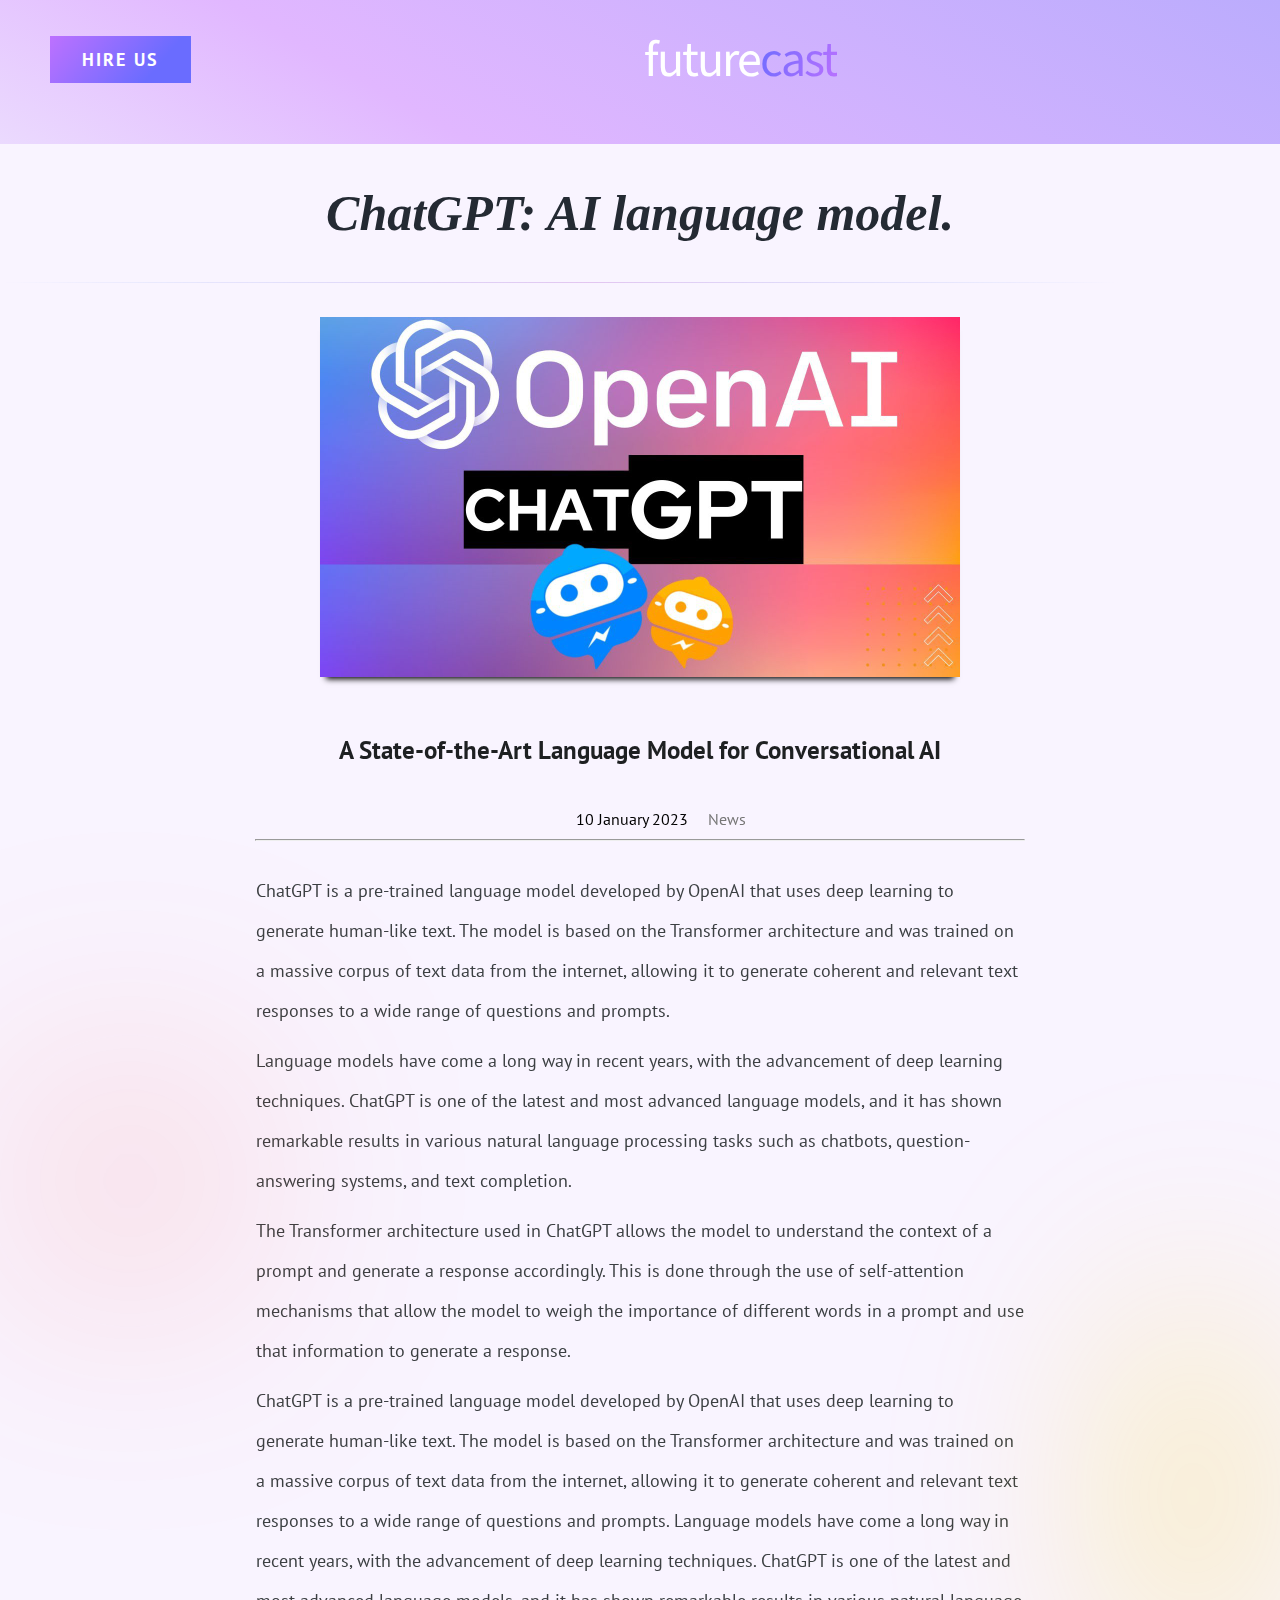
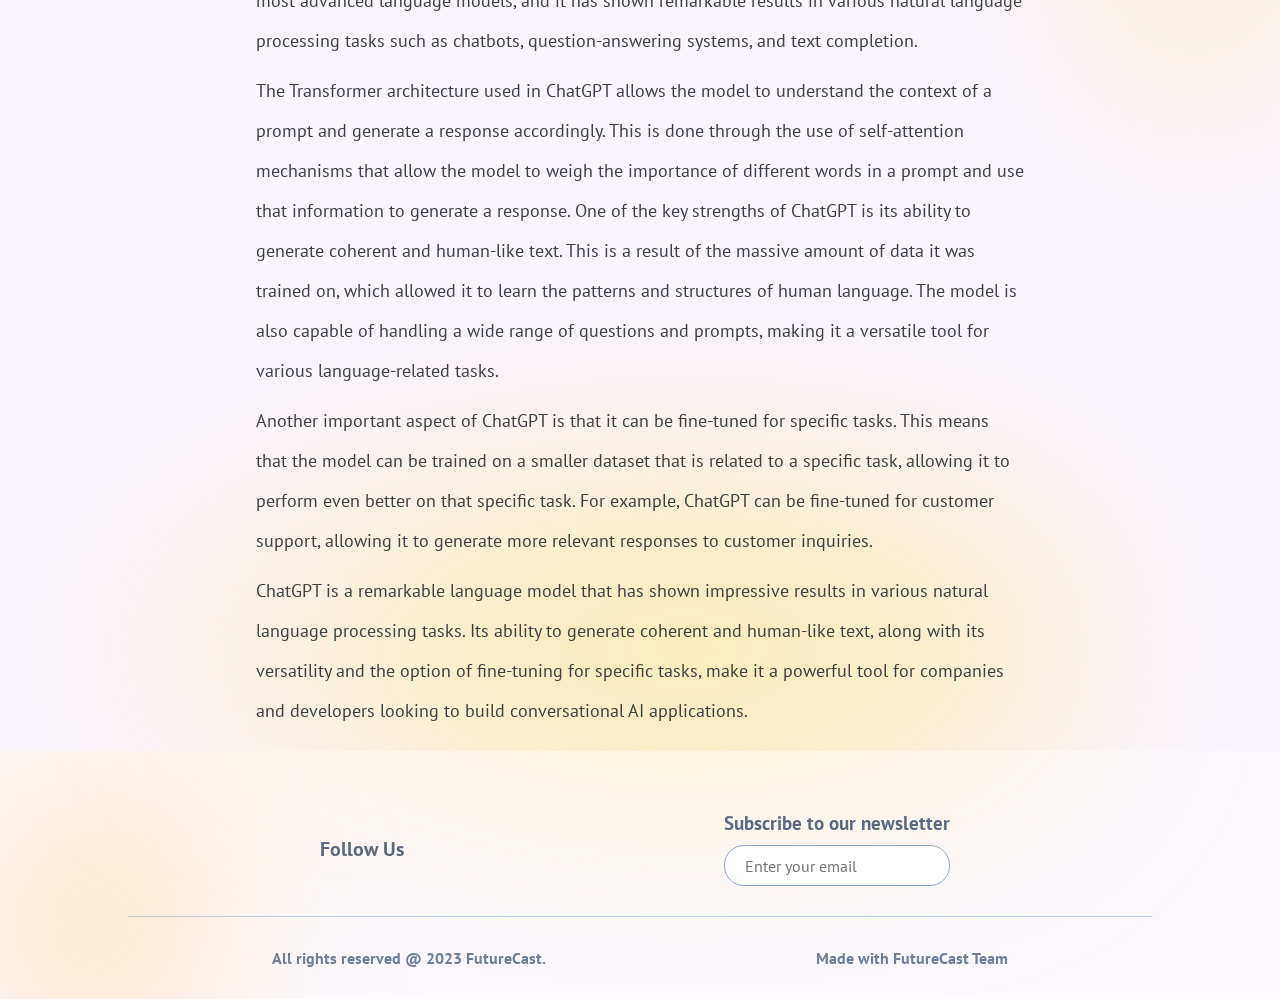
<file: blog.html>
<!DOCTYPE html>
<html lang="en">
<head>
    <meta charset="UTF-8">
    <meta http-equiv="X-UA-Compatible" content="IE=edge">
    <meta name="viewport" content="width=device-width, initial-scale=1.0">
    <title>FutureCast - Full Stack Digital Agency</title>
    <meta name="keywords" content="FutureCast, Coding, Development, Web, Marketing" />
    <meta name="description"
        content="FutureCast is offering a wide range of professional services including marketing, support, and technical services." />
    <meta name="author" content="FutureCast Dev Team" />

    <link rel="stylesheet" href="./assets/styles/style.css">
    <link rel="preconnect" href="https://fonts.googleapis.com">
    <link rel="preconnect" href="https://fonts.gstatic.com" crossorigin>

    <link rel="stylesheet" href="https://cdnjs.cloudflare.com/ajax/libs/font-awesome/6.2.1/css/all.min.css"
        integrity="sha512-MV7K8+y+gLIBoVD59lQIYicR65iaqukzvf/nwasF0nqhPay5w/9lJmVM2hMDcnK1OnMGCdVK+iQrJ7lzPJQd1w=="
        crossorigin="anonymous" referrerpolicy="no-referrer" />
    <link rel="stylesheet" href="https://cdn.jsdelivr.net/npm/swiper@8/swiper-bundle.min.css" />
    <link href="https://fonts.googleapis.com/css2?family=Source+Sans+Pro:ital@0;1&display=swap" rel="stylesheet">
    <link href="https://fonts.googleapis.com/css2?family=PT+Sans:wght@400;700&display=swap" rel="stylesheet">
</head>
<body>
    
    <header id="header-wrapper" class="header-blog">
        <navbar>
            <div id="nav-col-1">
                <a class="hire-us-btn" href="https://calendly.com/ersel-aker/30min" role="button" target="_blank"
                    aria-label="hire-us">
                    <span class="elementor-button-content-wrapper">
                        <span class="elementor-button-text">HIRE US</span>
                    </span>
                </a>
            </div>
            <div id="nav-col-2">future<span id="logo-highlight">cast</span></div>
        </navbar>
    </header>
 

       <h3 class="good-company">ChatGPT: AI language model.</h3> 
       

        

          <div style="margin-bottom: 30px;">
            <img src="./assets/images/line.png" alt="" width="100%" height="2px">
        </div>  

    </div>

    <div class="blog-content">
        <img src="./assets/images/chatgpt-image.jpeg" alt="chatgpt" id="img-blog" >
        <h1>A State-of-the-Art Language Model for Conversational AI</h1>
       <span id="blog-info">
        <p>10 January 2023  </p> 
        <a href=""> <i class="fa fa-tag"></i> News</a>  
       </span>
        
      <hr id="blog-line">
    </div>


    <section class="blog-paragraph">
        <p id="paragraph-blog">
            ChatGPT is a pre-trained language model developed by OpenAI that uses deep learning to generate human-like text.
            The model is based on the Transformer architecture and was trained on a massive corpus of text data from the internet,
            allowing it to generate coherent and relevant text responses to a wide range of questions and prompts.
        </p>
        
         <div class="blob-orange-blog"></div>
         <p id="paragraph-blog">
            Language models have come a long way in recent years, with the advancement of deep learning techniques.
            ChatGPT is one of the latest and most advanced language models, and it has shown remarkable results
            in various natural language processing tasks such as chatbots, question-answering systems,
            and text completion.
         </p id="paragraph-blog">
          <div class="blob-yellow2-blog"></div>
         <p id="paragraph-blog">
            The Transformer architecture used in ChatGPT allows the model to understand the context of a prompt and generate a response accordingly. 
            This is done through the use of self-attention mechanisms that allow the model to weigh
            the importance of different words in a prompt and use that information to generate a response.
         </p>
         <!-- <div class="blog-carreau-orange-blog"></div> -->
         <p id="paragraph-blog">
            ChatGPT is a pre-trained language model developed by OpenAI that uses deep learning to generate human-like text. 
            The model is based on the Transformer architecture and was trained on a massive corpus of text data from the internet, 
            allowing it to generate coherent and relevant text responses to a wide range of questions and prompts.

            Language models have come a long way in recent years, with the advancement of deep learning techniques. 
            ChatGPT is one of the latest and most advanced language models,
            and it has shown remarkable results in various natural language processing tasks such as chatbots, 
            question-answering systems, and text completion.
          </p>

           <p id="paragraph-blog">
                The Transformer architecture used in ChatGPT allows the model to understand the context of a prompt and generate a response accordingly. 
                This is done through the use of self-attention mechanisms that allow the model to weigh the importance of different 
                words in a prompt and use that information to generate a response.

                One of the key strengths of ChatGPT is its ability to generate coherent and human-like text. 
                This is a result of the massive amount of data it was trained on, 
                which allowed it to learn the patterns and structures of human language. 
                The model is also capable of handling a wide range of questions and prompts, 
                making it a versatile tool for various language-related tasks.
          </p>

        <P id="paragraph-blog">
            Another important aspect of ChatGPT is that it can be fine-tuned for specific tasks. 
            This means that the model can be trained on a smaller dataset that is related to a specific task,
            allowing it to perform even better on that specific task. For example,
            ChatGPT can be fine-tuned for customer support, allowing it to generate more relevant responses to customer inquiries.
        </P>

        <P id="paragraph-blog">
            ChatGPT is a remarkable language model that has shown impressive results in various natural language processing tasks. 
            Its ability to generate coherent and human-like text, along with its versatility and the option of fine-tuning for specific tasks,
            make it a powerful tool for companies and developers looking to build conversational AI applications.
        </P>
        <div class="blob-yellow-blog1"></div>
    </section>

    <div class="footer-section">
        <div class="footer">
            <div class="footer-sub2">
                <div>
                    <h4>Follow Us</h4>
                    <div class="footer-icons">
                        <a href="https://www.facebook.com/profile.php?id=100087776407744" target="_blank"
                            aria-label="facebook"><i class="fa-brands fa-square-facebook"></i></a>
                        <a href="https://twitter.com/CyprusCodes" target="_blank" aria-label="twitter"><i
                                class="fa-brands fa-square-twitter"></i></a>
                        <a href="https://www.instagram.com/cypruscodes/" target="_blank" aria-label="instagram"><i
                                class="fa-brands fa-square-instagram"></i></a>
                        <a href="https://www.youtube.com/@cypruscodes6281" target="_blank" aria-label="youtube"><i
                                class="fa-brands fa-square-youtube"></i></a>

                    </div>
                </div>

                <div>
                    <h3>Subscribe to our newsletter</h3>
                    <form class="form-inline col-lg-6" name="newsletter-subscription" id="newsletter-subscription"
                        onsubmit="event.preventDefault(); return validateForm()" class="newsletter-form wow pixFadeUp"
                        data-pixsaas="newsletter-subscription">
                        <input type="email" placeholder="Enter your email" class="form-control"
                            id="newsletter-form-email">
                        <button type="submit" class="btn btn-blue" id="newsletter-wiki-submit"
                            style="display: none;">Subscribe</button>

                        <div id="form-result2" class="form-result alert">
                            <div class="content"></div>
                        </div>
                    </form>
                </div>
            </div>

        </div>
        <div id="footer-empty"></div>
        <div id="footer-text">

            <p> All rights reserved @ 2023 FutureCast.</p>

            <p>Made with <a href="http://futurecast.studio/" aria-label="FC"> <i class="fa-solid fa-heart"></i>
                    FutureCast Team </a></p>
        </div>
        <div class="blob-yellow3"></div>
    </div>


    
    
</body>
</html>
</file>
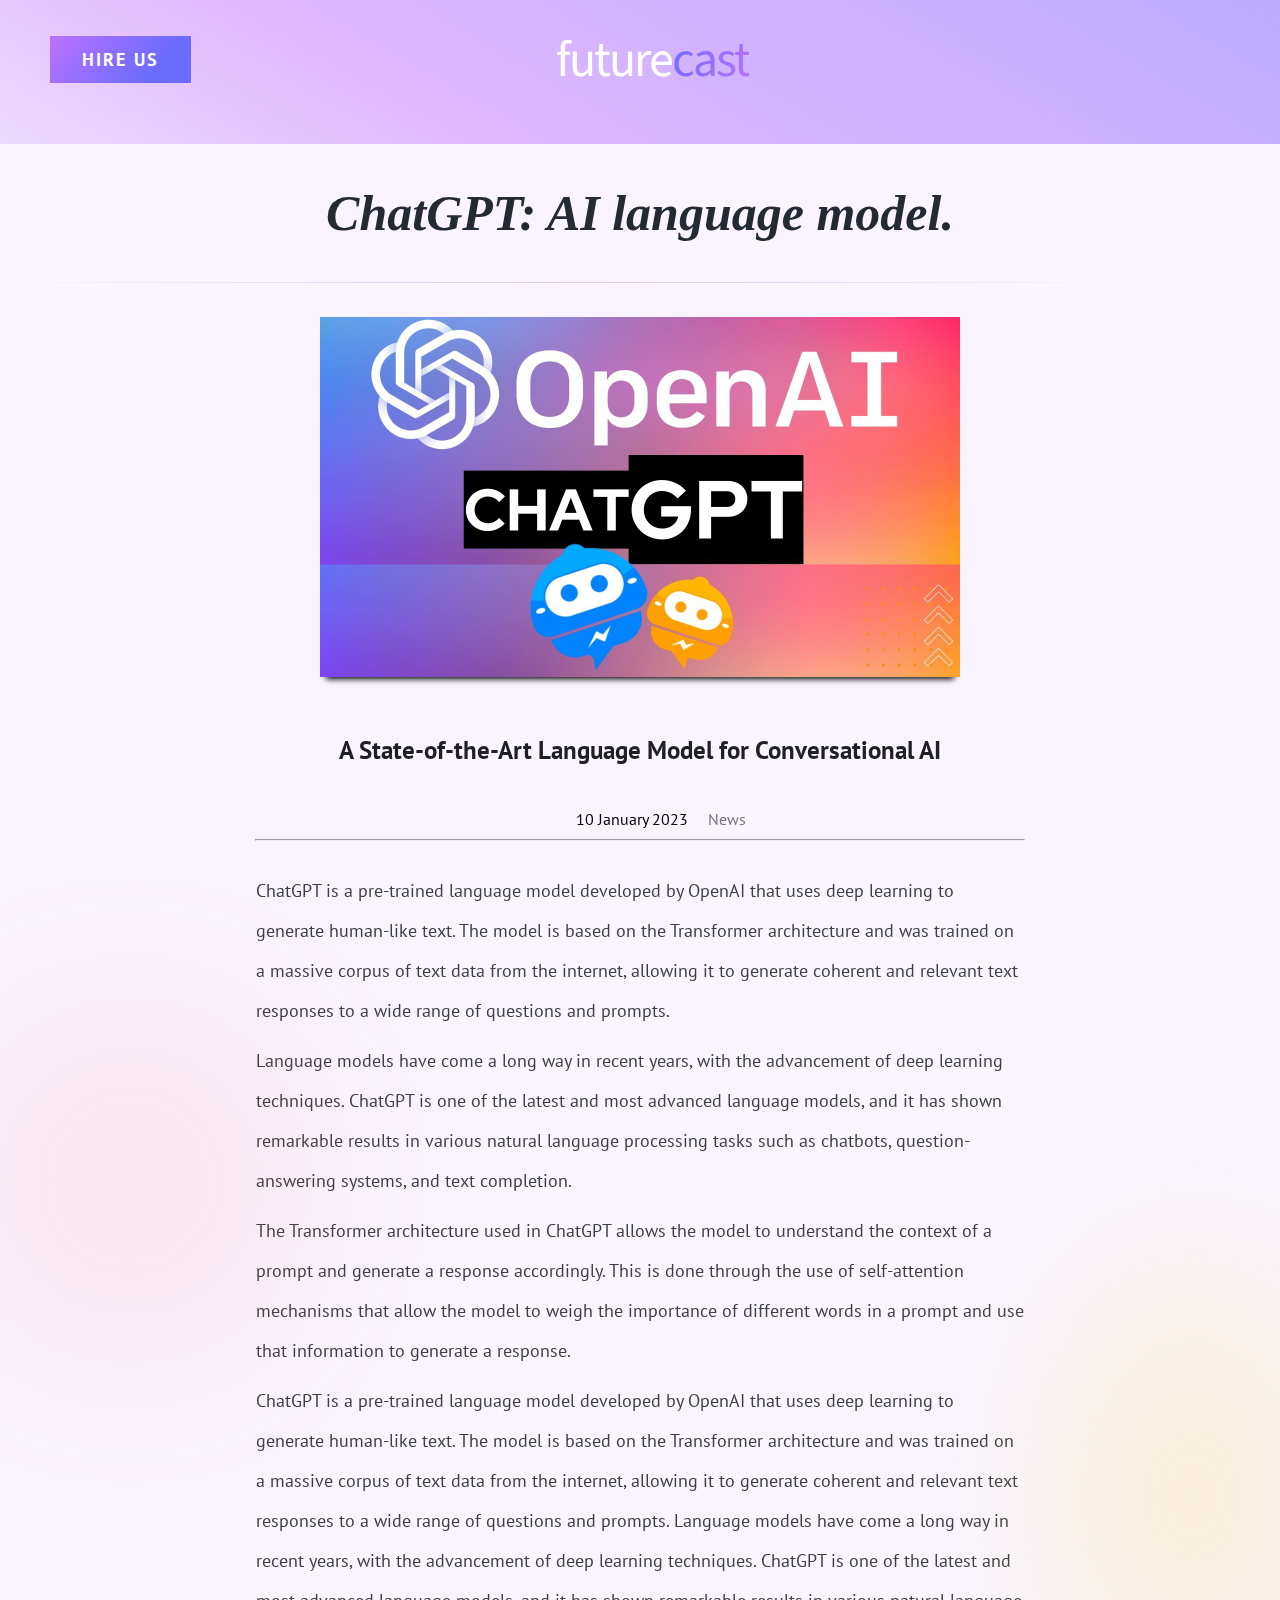
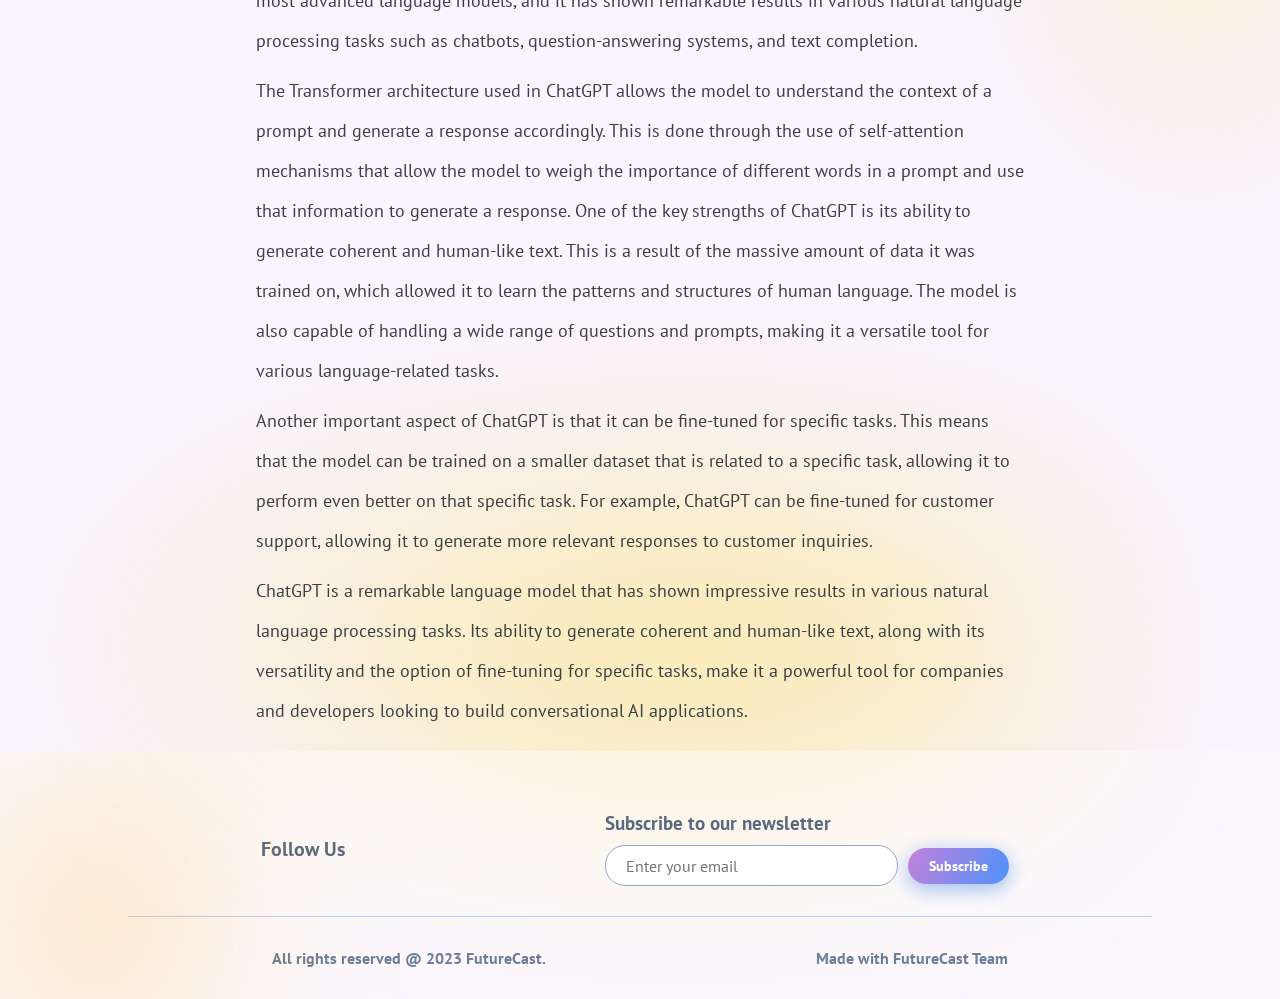
<file: chatgpt.html>
<!DOCTYPE html>
<html lang="en">
<head>
    <meta charset="UTF-8">
    <meta http-equiv="X-UA-Compatible" content="IE=edge">
    <meta name="viewport" content="width=device-width, initial-scale=1.0">
    <title>FutureCast - Full Stack Digital Agency</title>
    <meta name="keywords" content="FutureCast, Coding, Development, Web, Marketing" />
    <meta name="description"
        content="FutureCast is offering a wide range of professional services including marketing, support, and technical services." />
    <meta name="author" content="FutureCast Dev Team" />

    <link rel="stylesheet" href="./assets/styles/style.css">
    <link rel="preconnect" href="https://fonts.googleapis.com">
    <link rel="preconnect" href="https://fonts.gstatic.com" crossorigin>

    <link rel="stylesheet" href="https://cdnjs.cloudflare.com/ajax/libs/font-awesome/6.2.1/css/all.min.css"
        integrity="sha512-MV7K8+y+gLIBoVD59lQIYicR65iaqukzvf/nwasF0nqhPay5w/9lJmVM2hMDcnK1OnMGCdVK+iQrJ7lzPJQd1w=="
        crossorigin="anonymous" referrerpolicy="no-referrer" />
    <link rel="stylesheet" href="https://cdn.jsdelivr.net/npm/swiper@8/swiper-bundle.min.css" />
    <link href="https://fonts.googleapis.com/css2?family=Source+Sans+Pro:ital@0;1&display=swap" rel="stylesheet">
    <link href="https://fonts.googleapis.com/css2?family=PT+Sans:wght@400;700&display=swap" rel="stylesheet">
</head>
<body>
    
    <header id="header-wrapper" class="header-blog">
        <navbar>
            <div id="nav-col-1">
                <a class="hire-us-btn" href="https://calendly.com/ersel-aker/30min" role="button" target="_blank"
                    aria-label="hire-us">
                    <span class="elementor-button-content-wrapper">
                        <span class="elementor-button-text">HIRE US</span>
                    </span>
                </a>
            </div>
            <div id="nav-col-2"><a href="./index.html" class="link-decor">future<span id="logo-highlight">cast</span></a></div>
        </navbar>
    </header>
 

       <h3 class="good-company">ChatGPT: AI language model.</h3> 
       

        

          <div style="margin-bottom: 30px;">
            <img src="./assets/images/line.png" alt="" width="100%" height="2px">
        </div>  

    </div>

    <div class="blog-content">
        <img src="./assets/images/chatgpt-image.jpeg" alt="chatgpt" id="img-blog" >
        <h1>A State-of-the-Art Language Model for Conversational AI</h1>
       <span id="blog-info">
        <p>10 January 2023  </p> 
        <a href=""> <i class="fa fa-tag"></i> News</a>  
       </span>
        
      <hr id="blog-line">
    </div>


    <section class="blog-paragraph">
        <p id="paragraph-blog">
            ChatGPT is a pre-trained language model developed by OpenAI that uses deep learning to generate human-like text.
            The model is based on the Transformer architecture and was trained on a massive corpus of text data from the internet,
            allowing it to generate coherent and relevant text responses to a wide range of questions and prompts.
        </p>
        
         <div class="blob-orange-blog"></div>
         <p id="paragraph-blog">
            Language models have come a long way in recent years, with the advancement of deep learning techniques.
            ChatGPT is one of the latest and most advanced language models, and it has shown remarkable results
            in various natural language processing tasks such as chatbots, question-answering systems,
            and text completion.
         </p id="paragraph-blog">
          <div class="blob-yellow2-blog"></div>
         <p id="paragraph-blog">
            The Transformer architecture used in ChatGPT allows the model to understand the context of a prompt and generate a response accordingly. 
            This is done through the use of self-attention mechanisms that allow the model to weigh
            the importance of different words in a prompt and use that information to generate a response.
         </p>
         <!-- <div class="blog-carreau-orange-blog"></div> -->
         <p id="paragraph-blog">
            ChatGPT is a pre-trained language model developed by OpenAI that uses deep learning to generate human-like text. 
            The model is based on the Transformer architecture and was trained on a massive corpus of text data from the internet, 
            allowing it to generate coherent and relevant text responses to a wide range of questions and prompts.

            Language models have come a long way in recent years, with the advancement of deep learning techniques. 
            ChatGPT is one of the latest and most advanced language models,
            and it has shown remarkable results in various natural language processing tasks such as chatbots, 
            question-answering systems, and text completion.
          </p>

           <p id="paragraph-blog">
                The Transformer architecture used in ChatGPT allows the model to understand the context of a prompt and generate a response accordingly. 
                This is done through the use of self-attention mechanisms that allow the model to weigh the importance of different 
                words in a prompt and use that information to generate a response.

                One of the key strengths of ChatGPT is its ability to generate coherent and human-like text. 
                This is a result of the massive amount of data it was trained on, 
                which allowed it to learn the patterns and structures of human language. 
                The model is also capable of handling a wide range of questions and prompts, 
                making it a versatile tool for various language-related tasks.
          </p>

        <P id="paragraph-blog">
            Another important aspect of ChatGPT is that it can be fine-tuned for specific tasks. 
            This means that the model can be trained on a smaller dataset that is related to a specific task,
            allowing it to perform even better on that specific task. For example,
            ChatGPT can be fine-tuned for customer support, allowing it to generate more relevant responses to customer inquiries.
        </P>

        <P id="paragraph-blog">
            ChatGPT is a remarkable language model that has shown impressive results in various natural language processing tasks. 
            Its ability to generate coherent and human-like text, along with its versatility and the option of fine-tuning for specific tasks,
            make it a powerful tool for companies and developers looking to build conversational AI applications.
        </P>
        <div class="blob-yellow-blog1"></div>
    </section>

    <div class="footer-section">
        <div class="footer">
            <div class="footer-sub2">
                <div>
                    <h4>Follow Us</h4>
                    <div class="footer-icons">
                       
                        <a href="https://twitter.com/ErselAker/" target="_blank" aria-label="twitter"><i
                                class="fa-brands fa-square-twitter"></i></a>

                        

                    </div>
                </div>

                <div>
                    <h3>Subscribe to our newsletter</h3>
                    <form class="form-inline col-lg-6" name="newsletter-subscription" id="newsletter-subscription"
                        onsubmit="event.preventDefault(); return validateForm()" class="newsletter-form wow pixFadeUp"
                        data-pixsaas="newsletter-subscription">
                        <input type="email" placeholder="Enter your email" class="form-control"
                            id="newsletter-form-email">
                        <button type="submit" class=" btn-blue" id="newsletter-wiki-submit">Subscribe</button>

                        <div id="form-result2" class="form-result alert">
                            <div class="content"></div>
                        </div>
                    </form>
                </div>
            </div>

        </div>
        <div id="footer-empty"></div>
        <div id="footer-text">

            <p> All rights reserved @ 2023 FutureCast.</p>

            <p>Made with <a href="http://futurecast.studio/" aria-label="FC"> <i class="fa-solid fa-heart"></i>
                    FutureCast Team </a></p>
        </div>
        <div class="blob-yellow3"></div>
    </div>


    <script src="./assets/scripts/form.js"></script>
    <script src="//code.tidio.co/gy9yvy1svckvgwjczum3ebbt08zea23l.js" async></script>
</body>
</html>
</file>
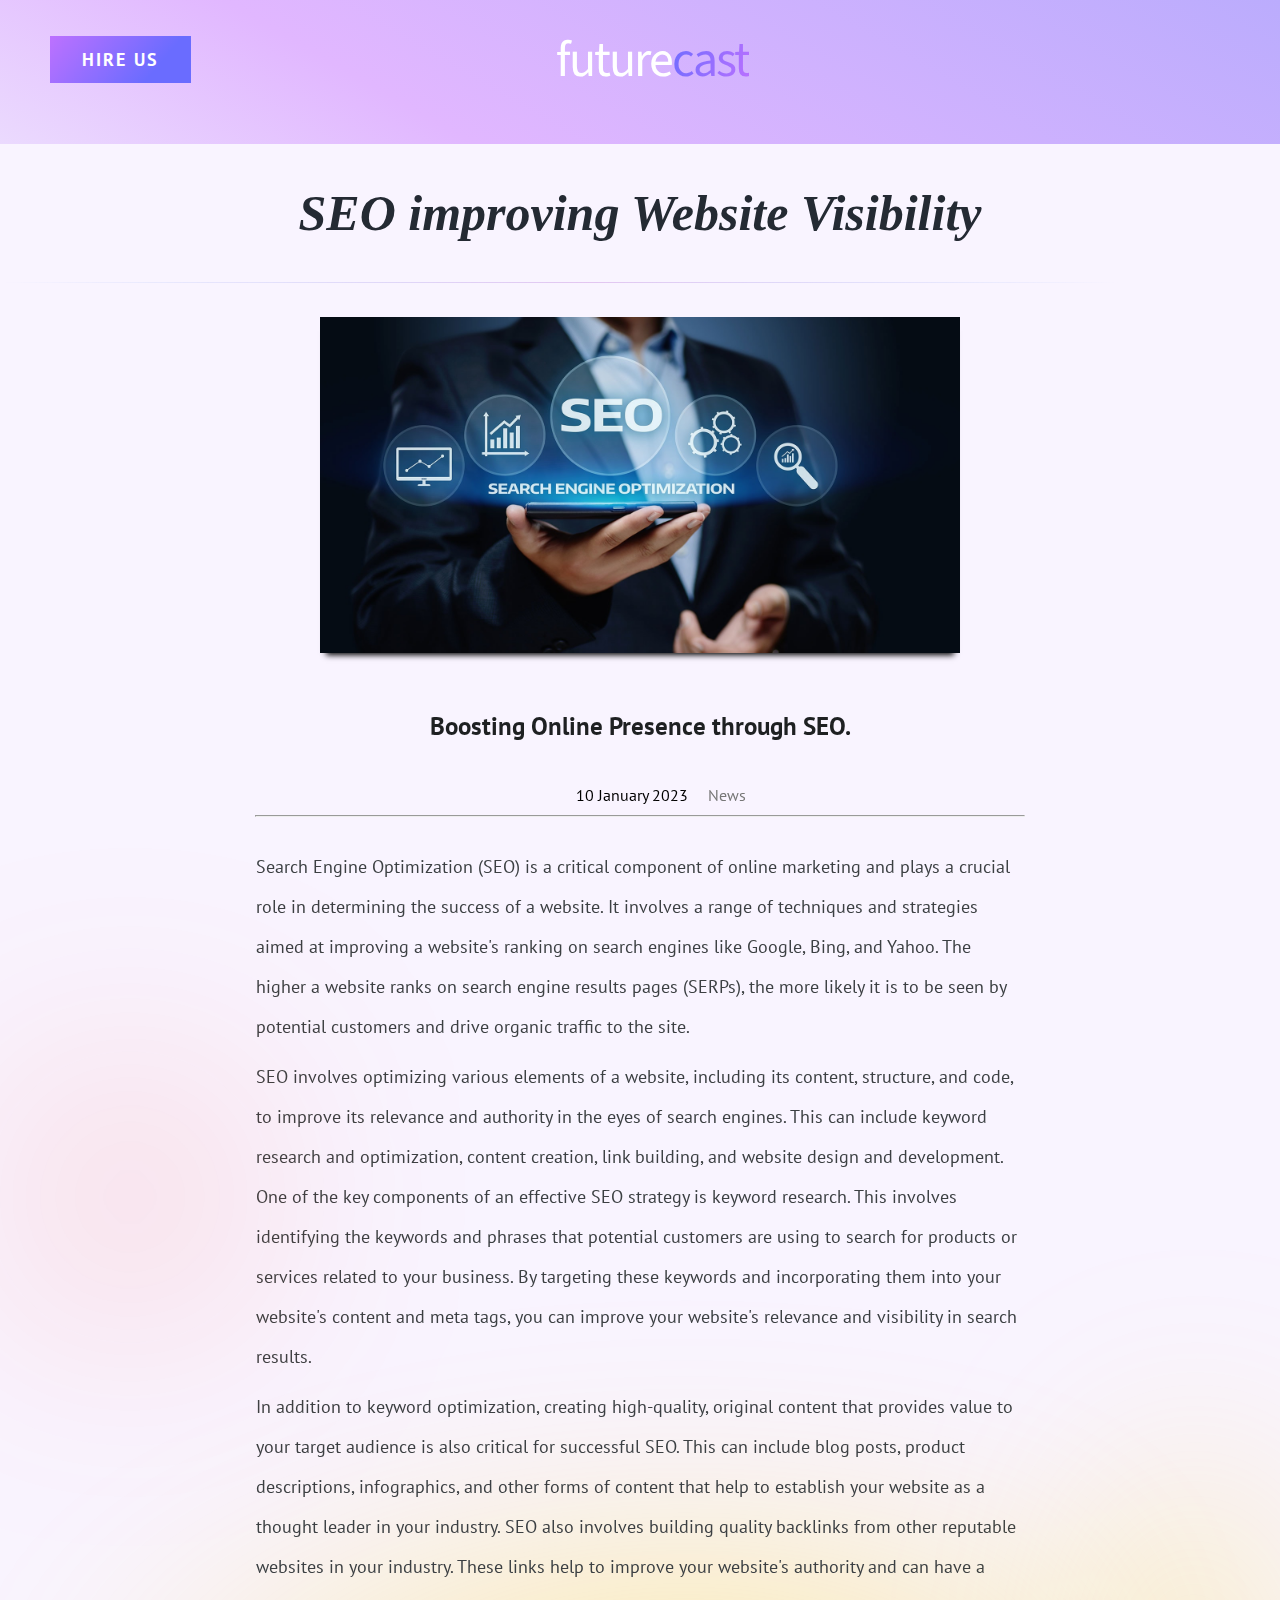
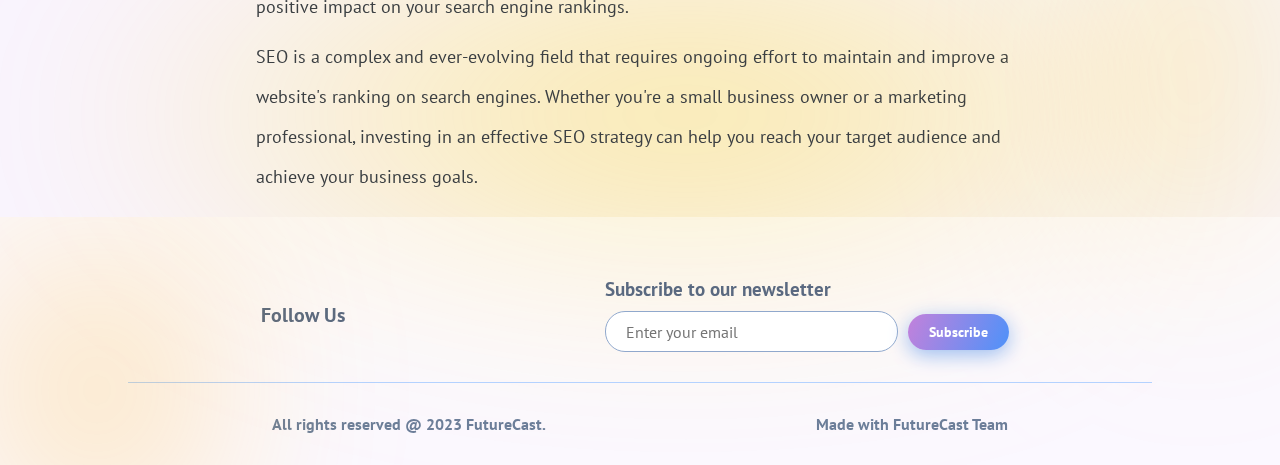
<file: searchEO.html>
<!DOCTYPE html>
<html lang="en">
<head>
    <meta charset="UTF-8">
    <meta http-equiv="X-UA-Compatible" content="IE=edge">
    <meta name="viewport" content="width=device-width, initial-scale=1.0">
    <title>FutureCast - Full Stack Digital Agency</title>
    <meta name="keywords" content="FutureCast, Coding, Development, Web, Marketing" />
    <meta name="description"
        content="FutureCast is offering a wide range of professional services including marketing, support, and technical services." />
    <meta name="author" content="FutureCast Dev Team" />

    <link rel="stylesheet" href="./assets/styles/style.css">
    <link rel="preconnect" href="https://fonts.googleapis.com">
    <link rel="preconnect" href="https://fonts.gstatic.com" crossorigin>

    <link rel="stylesheet" href="https://cdnjs.cloudflare.com/ajax/libs/font-awesome/6.2.1/css/all.min.css"
        integrity="sha512-MV7K8+y+gLIBoVD59lQIYicR65iaqukzvf/nwasF0nqhPay5w/9lJmVM2hMDcnK1OnMGCdVK+iQrJ7lzPJQd1w=="
        crossorigin="anonymous" referrerpolicy="no-referrer" />
    <link rel="stylesheet" href="https://cdn.jsdelivr.net/npm/swiper@8/swiper-bundle.min.css" />
    <link href="https://fonts.googleapis.com/css2?family=Source+Sans+Pro:ital@0;1&display=swap" rel="stylesheet">
    <link href="https://fonts.googleapis.com/css2?family=PT+Sans:wght@400;700&display=swap" rel="stylesheet">
</head>
<body>
    
    <header id="header-wrapper" class="header-blog">
        <navbar>
            <div id="nav-col-1">
                <a class="hire-us-btn" href="https://calendly.com/ersel-aker/30min" role="button" target="_blank"
                    aria-label="hire-us">
                    <span class="elementor-button-content-wrapper">
                        <span class="elementor-button-text">HIRE US</span>
                    </span>
                </a>
            </div>
            <div id="nav-col-2"><a href="./index.html" class="link-decor">future<span id="logo-highlight">cast</span></a></div>
        </navbar>
    </header>
 

       <h3 class="good-company">SEO improving Website Visibility</h3> 
       

        

          <div style="margin-bottom: 30px;">
            <img src="./assets/images/line.png" alt="" width="100%" height="2px">
        </div>  

    </div>

    <div class="blog-content">
        <img src="./assets/images/seo.jpeg" alt="webDev" id="img-blog" >
        <h1>Boosting Online Presence through SEO.</h1>
       <span id="blog-info">
        <p>10 January 2023  </p> 
        <a href=""> <i class="fa fa-tag"></i> News</a>  
       </span>
        
      <hr id="blog-line">
    </div>


    <section class="blog-paragraph">
        <p id="paragraph-blog">
            Search Engine Optimization (SEO) is a critical component of online marketing and plays 
            a crucial role in determining the success of a website. 
            It involves a range of techniques and strategies aimed at improving a website's ranking on search engines like Google,
            Bing, and Yahoo. 
            The higher a website ranks on search engine results pages (SERPs), the more likely it is to be seen by potential customers and drive organic traffic to the site.
        </p>
        
         <div class="blob-orange-blog"></div>
         <p id="paragraph-blog">
            SEO involves optimizing various elements of a website, including its content, structure, and code, to improve its relevance and authority in the eyes of search engines.
            This can include keyword research and optimization, content creation, link building, and website design and development.
            One of the key components of an effective SEO strategy is keyword research. 
            This involves identifying the keywords and phrases that potential customers are using to search for products or services related to your business.
            By targeting these keywords and incorporating them into your website's content and meta tags, you can improve your website's relevance and visibility in search results.
         </p id="paragraph-blog">
          <div class="blob-yellow2-blog"></div>
         <p id="paragraph-blog">
            In addition to keyword optimization, creating high-quality, original content that provides value to your target audience is also critical for successful SEO.
            This can include blog posts, product descriptions, infographics, and other forms of content that help to establish your website as a thought leader in your industry.

           SEO also involves building quality backlinks from other reputable websites in your industry. 
           These links help to improve your website's authority and can have a positive impact on your search engine rankings.
         </p>
         <!-- <div class="blog-carreau-orange-blog"></div> -->

           <p id="paragraph-blog">
            SEO is a complex and ever-evolving field that requires ongoing effort to maintain and improve a website's ranking on search engines.
            Whether you're a small business owner or a marketing professional, 
            investing in an effective SEO strategy can help you reach your target audience and achieve your business goals.
          </p>

        <div class="blob-yellow-blog1"></div>
    </section>

    <div class="footer-section">
        <div class="footer">
            <div class="footer-sub2">
                <div>
                    <h4>Follow Us</h4>
                    <div class="footer-icons">
                       
                        <a href="https://twitter.com/ErselAker/" target="_blank" aria-label="twitter"><i
                                class="fa-brands fa-square-twitter"></i></a>

                        

                    </div>
                </div>

                <div>
                    <h3>Subscribe to our newsletter</h3>
                    <form class="form-inline col-lg-6" name="newsletter-subscription" id="newsletter-subscription"
                        onsubmit="event.preventDefault(); return validateForm()" class="newsletter-form wow pixFadeUp"
                        data-pixsaas="newsletter-subscription">
                        <input type="email" placeholder="Enter your email" class="form-control"
                            id="newsletter-form-email">
                        <button type="submit" class=" btn-blue" id="newsletter-wiki-submit">Subscribe</button>

                        <div id="form-result2" class="form-result alert">
                            <div class="content"></div>
                        </div>
                    </form>
                </div>
            </div>

        </div>
        <div id="footer-empty"></div>
        <div id="footer-text">

            <p> All rights reserved @ 2023 FutureCast.</p>

            <p>Made with <a href="http://futurecast.studio/" aria-label="FC"> <i class="fa-solid fa-heart"></i>
                    FutureCast Team </a></p>
        </div>
        <div class="blob-yellow3"></div>
    </div>


    <script src="./assets/scripts/form.js"></script>
    <script src="//code.tidio.co/gy9yvy1svckvgwjczum3ebbt08zea23l.js" async></script> 
</body>
</html>
</file>
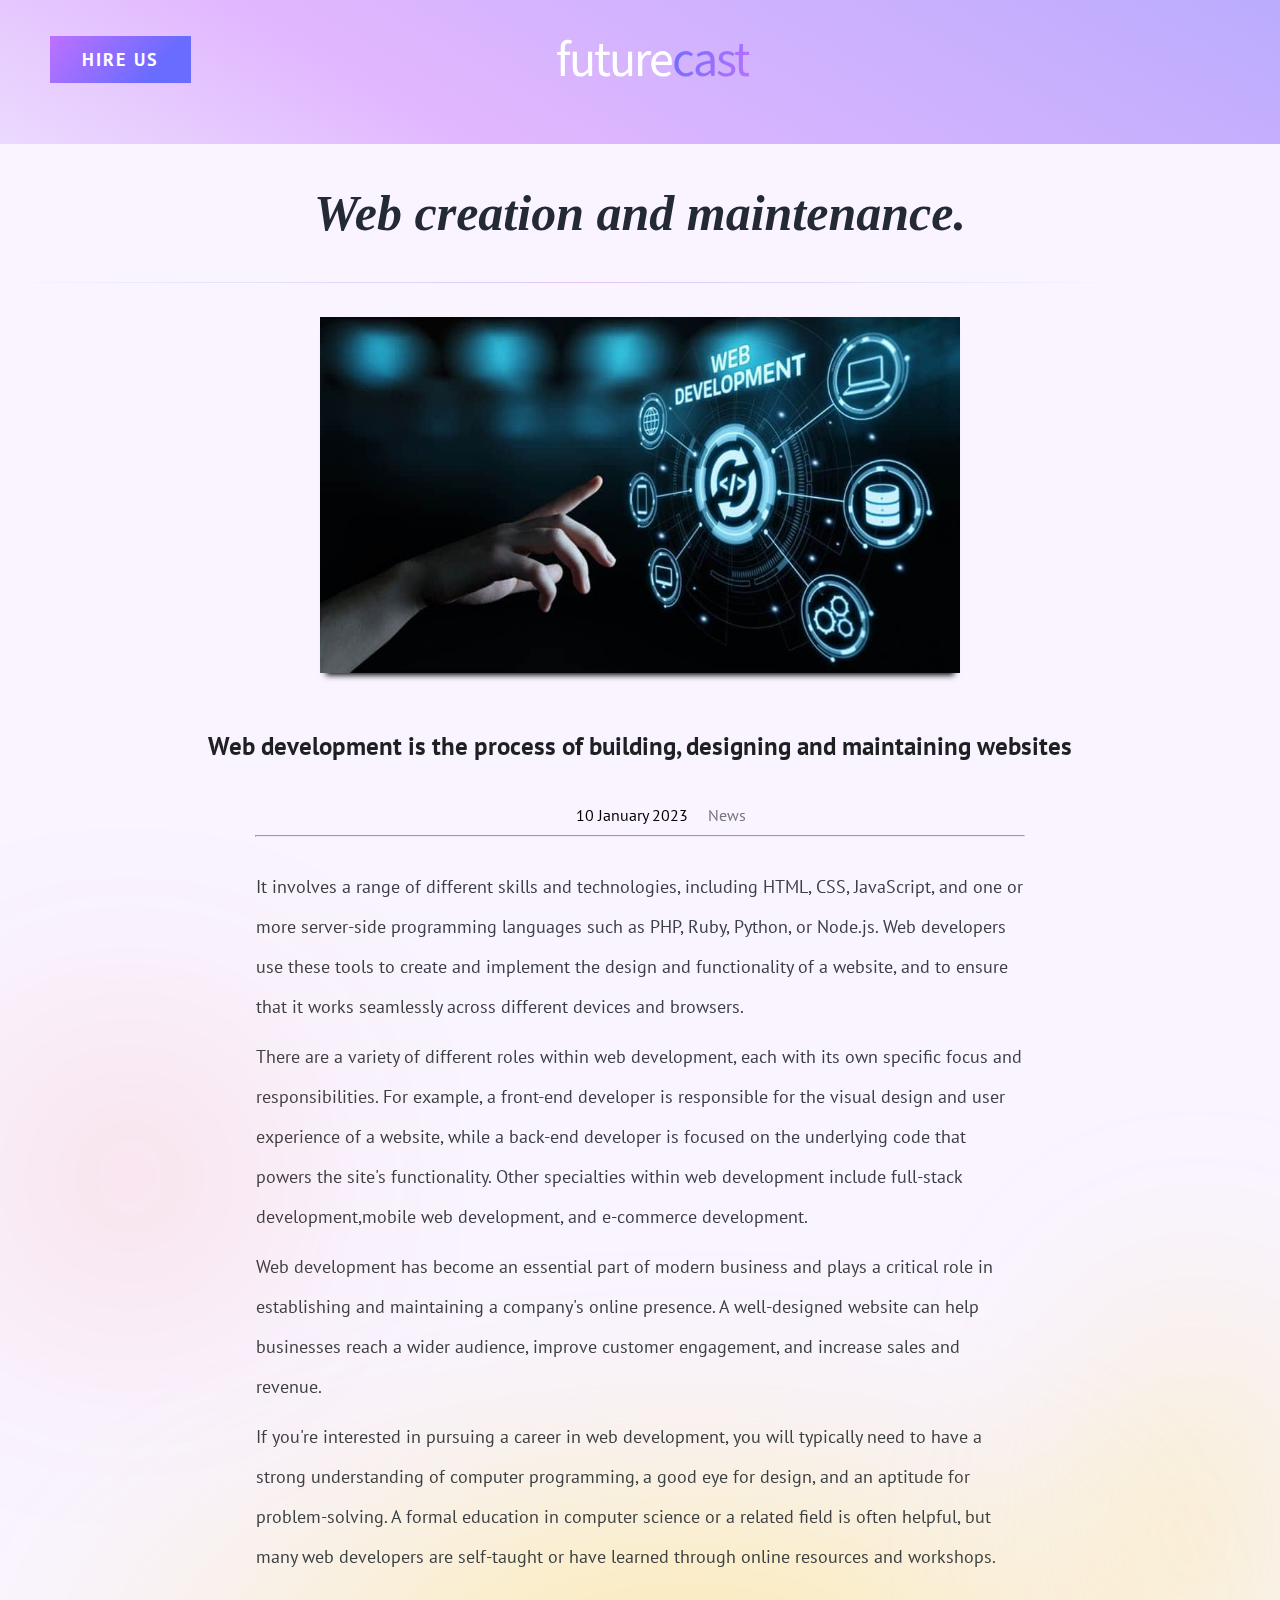
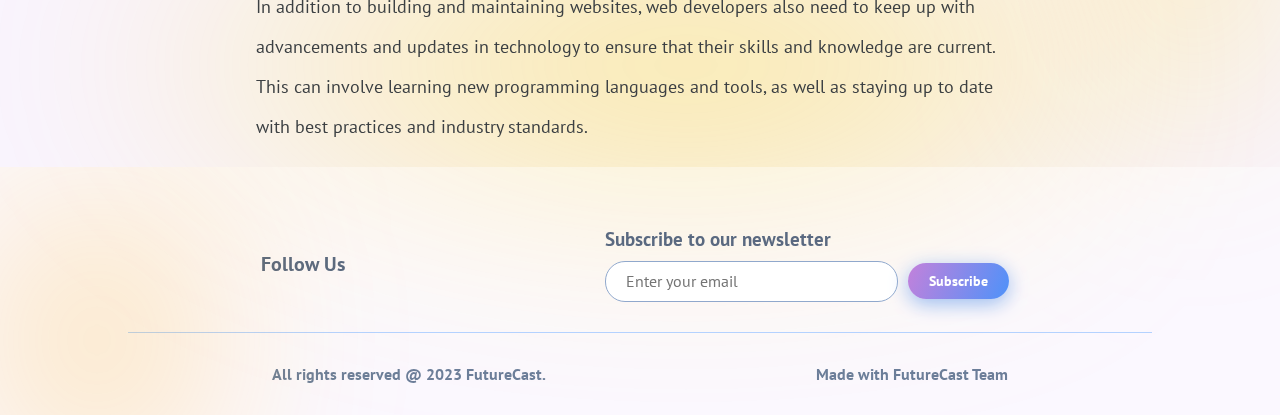
<file: webdev.html>
<!DOCTYPE html>
<html lang="en">
<head>
    <meta charset="UTF-8">
    <meta http-equiv="X-UA-Compatible" content="IE=edge">
    <meta name="viewport" content="width=device-width, initial-scale=1.0">
    <title>FutureCast - Full Stack Digital Agency</title>
    <meta name="keywords" content="FutureCast, Coding, Development, Web, Marketing" />
    <meta name="description"
        content="FutureCast is offering a wide range of professional services including marketing, support, and technical services." />
    <meta name="author" content="FutureCast Dev Team" />

    <link rel="stylesheet" href="./assets/styles/style.css">
    <link rel="preconnect" href="https://fonts.googleapis.com">
    <link rel="preconnect" href="https://fonts.gstatic.com" crossorigin>

    <link rel="stylesheet" href="https://cdnjs.cloudflare.com/ajax/libs/font-awesome/6.2.1/css/all.min.css"
        integrity="sha512-MV7K8+y+gLIBoVD59lQIYicR65iaqukzvf/nwasF0nqhPay5w/9lJmVM2hMDcnK1OnMGCdVK+iQrJ7lzPJQd1w=="
        crossorigin="anonymous" referrerpolicy="no-referrer" />
    <link rel="stylesheet" href="https://cdn.jsdelivr.net/npm/swiper@8/swiper-bundle.min.css" />
    <link href="https://fonts.googleapis.com/css2?family=Source+Sans+Pro:ital@0;1&display=swap" rel="stylesheet">
    <link href="https://fonts.googleapis.com/css2?family=PT+Sans:wght@400;700&display=swap" rel="stylesheet">
</head>
<body>
    
    <header id="header-wrapper" class="header-blog">
        <navbar>
            <div id="nav-col-1">
                <a class="hire-us-btn" href="https://calendly.com/ersel-aker/30min" role="button" target="_blank"
                    aria-label="hire-us">
                    <span class="elementor-button-content-wrapper">
                        <span class="elementor-button-text">HIRE US</span>
                    </span>
                </a>
            </div>
            <div id="nav-col-2"><a href="./index.html" class="link-decor">future<span id="logo-highlight">cast</span></a></div>
        </navbar>
    </header>
 

       <h3 class="good-company">Web creation and maintenance.</h3> 
       

        

          <div style="margin-bottom: 30px;">
            <img src="./assets/images/line.png" alt="" width="100%" height="2px">
        </div>  

    </div>

    <div class="blog-content">
        <img src="./assets/images/web5.jpeg" alt="webDev" id="img-blog" >
        <h1>Web development is the process of building, designing and maintaining websites</h1>
       <span id="blog-info">
        <p>10 January 2023  </p> 
        <a href=""> <i class="fa fa-tag"></i> News</a>  
       </span>
        
      <hr id="blog-line">
    </div>


    <section class="blog-paragraph">
        <p id="paragraph-blog">
            It involves a range of different skills and technologies, including HTML, CSS, JavaScript, 
            and one or more server-side programming languages such as PHP, Ruby, Python, or Node.js.
            Web developers use these tools to create and implement the design and functionality of a website, 
            and to ensure that it works seamlessly across different devices and browsers.
        </p>
        
         <div class="blob-orange-blog"></div>
         <p id="paragraph-blog">
            There are a variety of different roles within web development, each with its own specific focus and responsibilities.
            For example, a front-end developer is responsible for the visual design and user experience of a website, while a back-end developer 
            is focused on the underlying code that powers the site's functionality.
             Other specialties within web development include full-stack development,mobile web development, and e-commerce development.
         </p id="paragraph-blog">
          <div class="blob-yellow2-blog"></div>
         <p id="paragraph-blog">
            Web development has become an essential part of modern business and plays a critical role in establishing and maintaining a company's online presence.
            A well-designed website can help businesses reach a wider audience, improve customer engagement, and increase sales and revenue.
         </p>
         <!-- <div class="blog-carreau-orange-blog"></div> -->
         <p id="paragraph-blog">
            If you're interested in pursuing a career in web development, you will typically need to have a strong understanding of computer programming, 
            a good eye for design, and an aptitude for problem-solving. 
            A formal education in computer science or a related field is often helpful,
            but many web developers are self-taught or have learned through online resources and workshops.
          </p>

           <p id="paragraph-blog">
            In addition to building and maintaining websites, web developers also need to keep up with advancements and updates in technology to ensure that their skills and knowledge are current.
             This can involve learning new programming languages and tools, as well as staying up to date with best practices and industry standards.
          </p>

        <div class="blob-yellow-blog1"></div>
    </section>

    <div class="footer-section">
        <div class="footer">
            <div class="footer-sub2">
                <div>
                    <h4>Follow Us</h4>
                    <div class="footer-icons">
                       
                        <a href="https://twitter.com/ErselAker/" target="_blank" aria-label="twitter"><i
                                class="fa-brands fa-square-twitter"></i></a>

                        

                    </div>
                </div>

                <div>
                    <h3>Subscribe to our newsletter</h3>
                    <form class="form-inline col-lg-6" name="newsletter-subscription" id="newsletter-subscription"
                        onsubmit="event.preventDefault(); return validateForm()" class="newsletter-form wow pixFadeUp"
                        data-pixsaas="newsletter-subscription">
                        <input type="email" placeholder="Enter your email" class="form-control"
                            id="newsletter-form-email">
                        <button type="submit" class=" btn-blue" id="newsletter-wiki-submit">Subscribe</button>

                        <div id="form-result2" class="form-result alert">
                            <div class="content"></div>
                        </div>
                    </form>
                </div>
            </div>

        </div>
        <div id="footer-empty"></div>
        <div id="footer-text">

            <p> All rights reserved @ 2023 FutureCast.</p>

            <p>Made with <a href="http://futurecast.studio/" aria-label="FC"> <i class="fa-solid fa-heart"></i>
                    FutureCast Team </a></p>
        </div>
        <div class="blob-yellow3"></div>
    </div>


    <script src="./assets/scripts/form.js"></script>
    <script src="//code.tidio.co/gy9yvy1svckvgwjczum3ebbt08zea23l.js" async></script>
</body>
</html>
</file>
<file: assets/styles/style.css>
@import url('https://fonts.googleapis.com/css2?family=Nunito:wght@300;400;700&display=swap');

:root {
    --color-primary: #232323;
    --color-secondary: #6A6CFF;
    --color-text: #828282;
    --color-accent: #BD71FF;
    --typography-primary-font-family: "PT Sans", sans-serif;
    --typography-primary-font-weight: 500;

}

html {
    scroll-behavior: smooth;
}

body {
    background: rgba(235, 218, 254, 0.3);
    /* background: rgba(255, 255, 255, 0.1); */
    backdrop-filter: blur(77px);
    font-family: 'PT Sans', sans-serif;
}

* {
    margin: 0;
    padding: 0;
}

header {
    background: rgb(235, 218, 254);
    background: linear-gradient(30deg, rgba(235, 218, 254, 1) 0%, rgba(225, 183, 255, 1) 31%, rgba(187, 172, 253, 1) 100%);
    height: 100vh;
    overflow: hidden;
}

#promo-container {
    display: flex;
    justify-content: center;
    padding: 80px;
    min-height: 500px;
}

#promo-left {
    display: flex;
    justify-content: center;
    align-items: flex-start;
    flex-direction: column;
    min-width: 600px;
    font-size: 100px;
    font-weight: 700;
    letter-spacing: -3.8px;
    color: #353535;
    -webkit-text-fill-color: initial;
}

#lightbulb-img {
    height: 500px;
    width: auto;
}

#promo-end {
    height: 5px;
    background: rgb(192, 125, 202);
    background: radial-gradient(circle, rgba(192, 125, 202, 0.1195071778711485) 0%, rgba(192, 125, 202, 1) 50%, rgba(123, 126, 205, 1) 50%, rgba(123, 126, 205, 0.11390493697478987) 100%);
}

navbar {
    display: flex;
    justify-content: space-between;
    padding: 25px 50px;
}

#p-line-1 {
    line-height: 65px;
    color: #fff;
}

#p-line-2 {
    line-height: 65px;
    justify-content: center;
    font-size: 100px;
    font-weight: 700;
    line-height: 1.3em;
    letter-spacing: -3.8px;
    color: #6A6CFF;
    -webkit-text-fill-color: transparent;
    background-clip: text;
    -webkit-background-clip: text;
    background-image: linear-gradient(110deg, var(--color-secondary) 0%, var(--color-accent) 100%);
    padding: 0;
}

#p-line-3 {
    line-height: 65px;
    color: #fff;
}

#typed-strings {
    visibility: hidden;
}

.typed-cursor {
    font-style: italic;
    padding-left: 5px;
    padding-right: 15px;
}

.alert-success {
    color: #21D4DF;
}

.alert-danger {
    color: #EB6453;
}

#un {
    display: none;
}

#deux {
    display: none;
}

#trois {
    display: none;
}

.toggle-menu-button {
    transform-origin: 0 0;
    z-index: 99999999999;
}

.toggle-menu-button span {
    position: relative;
    margin-left: auto;
    margin-right: auto;
    content: "";
    display: block;
    width: 30px;
    background-color: #232323;
    height: 2.5px;
    top: 4px;
    -webkit-transition: .25s ease-in-out;
    -moz-transition: .25s ease-in-out;
    -o-transition: .25s ease-in-out;
    transition: .25s ease-in-out;
}

.menu-btn>span:nth-child(1) {
    width: 20px;
}

.menu-btn>span:nth-child(2) {
    top: 8px;
}

.menu-btn>span:nth-child(3) {
    top: 6px;
}

.menu-btn>span:nth-child(4) {
    width: 20px;
    top: 10px;
}

#nav-col-1 {
    min-width: 200px;
    padding-top: 23px;
}

#nav-col-2 {
    flex: 1;
    display: flex;
    justify-content: center;
    color: #fff;
    font-size: 50px;
    letter-spacing: -2px;
    font-family: 'Source Sans Pro', sans-serif;
}

#nav-col-3 {
    min-width: 200px;
    padding-top: 23px;
    display: flex;
    justify-content: end;
}

#logo-highlight {
    color: #6A6CFF;
    -webkit-text-fill-color: transparent;
    background-clip: text;
    -webkit-background-clip: text;
    background-image: linear-gradient(110deg, var(--color-secondary) 0%, var(--color-accent) 100%);
    text-shadow: none;
}

.hire-us-btn {
    padding: 12px 32px;
    background-color: transparent;
    background-image: linear-gradient(130deg, var(--color-accent) 0%, var(--color-secondary) 74%);
    color: #fff;
    text-decoration: none;
    font-size: 18px;
    font-weight: 700;
    letter-spacing: 2px;
}

.hire-us-btn:hover {
    background-color: var(--color-accent);
}

#promo-left {
    flex: 1;
}

#promo-right {
    flex: 1;
    position: relative;
    min-width: 600px;
    display: flex;
    justify-content: center;
}

#lightbulb-on-img {
    height: 500px;
    position: absolute;
    top: 0;
}

#lightbulb-off-img {
    height: 500px;
    position: absolute;
    top: 0;
}

#promo-wrap {
    display: flex;
}

.container {
    width: 100%;
    display: flex;
    justify-content: center;
    align-items: center;
    position: relative;
    overflow: hidden;
    gap: 30px;
    padding: 30px 0px 80px 0px;

}

.card {
    height: 490px;
    width: 364px;
    box-shadow: 0 8px 32px 0 rgba(31, 38, 135, 0.14);
    backdrop-filter: blur(18px);
    -webkit-backdrop-filter: blur(18px);
    border: 1px solid rgba(255, 255, 255, 0.18);
    border-radius: 40px;
    /* padding: 1.5rem; */
    z-index: 10;
}

.card img {
    width: 135px;
    height: 135px;
}

.img-div-card {
    display: flex;
    justify-content: center;
    margin-bottom: 10px;
    margin-top: 35px;
}

.img-text-card {
    padding: 30px;
}

.title {
    font-family: 'PT Sans';

    font-weight: 700;
    font-size: 20px;
    line-height: 27px;
    color: #485466;
}

.subtitle {
    font-family: 'PT Sans';
    font-weight: 400;
    font-size: 16px;
    line-height: 140%;
    color: #5A6980;
    padding-top: 23px;
    padding-bottom: 20px;
}

.btn {

    font-weight: 700;
    font-size: 16px;
    line-height: 22px;
    color: #4E92F9;
    margin-top: 20px;
    text-decoration: none;
}

.btn img {
    height: 12.586572647094727px;
    width: 24.00055694580078px;
}

.blob {
    position: absolute;
    width: 239px;
    height: 239px;
    left: 50px;
    top: 0;
    background: linear-gradient(180deg, rgba(78, 146, 249, 0) 0%, rgba(78, 146, 249, 0.21) 100%);
    border-radius: 145px;
}

.blob-yellow {
    position: absolute;
    width: 250px;
    height: 250px;
    right: 0;
    background: linear-gradient(165.74deg, rgba(255, 186, 39, 0.4) 10.13%, rgba(255, 222, 152, 0.9) 86.62%);
    filter: blur(127px);
    border-radius: 112px;
    top: 200px;
}

.blob-green {
    position: absolute;
    width: 400px;
    height: 400px;
    left: 150px;
    top: 100px;
    background: radial-gradient(73.42% 73.42% at 50% 50%, rgba(0, 232, 179, 0.3) 0%, rgba(0, 232, 179, 0) 100%);
    filter: blur(127px);
    z-index: 1;
}

.blob-orange {
    position: absolute;
    width: 300px;
    height: 300px;
    right: 300px;
    top: 350px;
    background: radial-gradient(50% 50% at 50% 50%, rgba(255, 61, 37, 0.4) 0%, rgba(255, 0, 17, 0) 100%);
    filter: blur(127px);
}

.square-purple-blob {
    position: absolute;
    width: 414.77px;
    height: 414.77px;
    left: -300px;
    background: linear-gradient(167.37deg, rgba(78, 146, 249, 0.1) 9.15%, rgba(195, 129, 219, 0) 98.94%);
    filter: blur(7.5px);
    border-radius: 36px;
    transform: matrix(0.87, -0.5, -0.5, -0.87, 0, 0);
    bottom: 200px;
}

.square-green-blob {
    position: absolute;
    width: 310.87px;
    height: 310.87px;
    left: -200px;
    background: linear-gradient(180deg, rgba(0, 232, 179, 0.1) 0%, rgba(0, 232, 179, 0) 100%);
    filter: blur(7.5px);
    border-radius: 36px;
    transform: matrix(0.87, -0.5, -0.5, -0.87, 0, 0);
    bottom: 10px;
}

.square-orange-blob {
    position: absolute;
    width: 201.97px;
    height: 201.97px;
    background: linear-gradient(164.27deg, rgba(255, 176, 7, 0.1) 10.99%, rgba(255, 176, 7, 0) 113.57%);
    filter: blur(7.5px);
    border-radius: 37px;
    transform: rotate(-30deg);
    right: -100px;
    top: 100px;
}

.square-blue-blob {
    position: absolute;
    width: 280px;
    height: 280px;
    /* left: 1699.76px; */
    top: 290px;
    background: linear-gradient(164.27deg, rgba(78, 146, 249, 0.1) 10.99%, rgba(195, 129, 219, 0) 113.57%);
    filter: blur(7.5px);
    border-radius: 36px;
    transform: rotate(-30deg);
    right: -150px;
}

.in-good-company {
    font-weight: 700;
    font-size: 60px;
    line-height: 48px;
    color: #242A33;
    text-align: center;
    margin-bottom: 30px;
    font-style: italic;
    margin-top: 40px;
    font-family: 'Cormorant Garamond', serif;
}

.in-good-company-sub {
    font-weight: 500;
    font-size: 20px;
    line-height: 48px;
    color: #242A33;
    text-align: center;
    margin-bottom: 50px;
    font-family: 'Nunito';
}

.big-title {
    font-weight: 700;
    line-height: 48px;
    color: #242A33;
    text-align: center;
    margin-top: 100px;
    margin-bottom: 30px;
    font-family: 'Cormorant Garamond', serif;
    font-style: italic;
    font-size: 60px;
}

.big-subtitle {
    text-align: center;
    
    font-family: 'PT Sans';
    font-size: 20px;
    color: #333;
    margin-bottom: 60px;
    line-height: 30px;
}

.icon-subtitle {
    display: flex;
    align-items: flex-start;
    padding: 0px;
    gap: 24px;
    justify-content: center;
    margin: auto;

}

.description img {
    height: 114px;
    width: auto;
    align-items: center;
    justify-content: center;
}

.description {
    display: flex;
    flex-direction: column;
    justify-content: center;
    align-items: center;
    padding: 0px;
    gap: 24px;
    width: 364px;
    margin: auto;
    z-index: 2;
}

.description h2 {
    font-family: 'PT Sans';
    font-weight: 700;
    font-size: 20px;
    line-height: 27px;
    color: #333;
    text-align: center;
}

.description p {
    font-family: 'PT Sans';
    font-weight: 400;
    font-size: 16px;
    line-height: 140%;
    text-align: center;
    color: #333;
}
.blog-content{
    text-align: center;
    margin: auto;
}
.blog-content img{
    box-shadow: 0 8px 6px -6px black;
    width: 50%;
}
.blog-content h1{
    font-size: 25px;
    letter-spacing: 0;
    line-height: 38px;
    margin-bottom: 15px;
    margin-top: 50px;
    color: #1e2022;
    text-align: center;
}
#blog-info{
    display: flex;
    gap: 20px;
    margin-left: 41px;
    text-align: center;
    justify-content: center;
    margin-bottom: 10px;
    margin-top: 40px;
}
#blog-info a{
    text-decoration: none;
    color: #777;
}
#paragraph-blog{
    font-size: 18px;
    line-height: 40px;
    letter-spacing: 0;
    color: #3c4043;
    margin-top: 10px;
   
}
#blog-line{
    width: 60%;
    margin: auto;
}
.blog-paragraph{
    width: 60%;
    margin: auto;
    padding-top: 20px;
    padding-bottom: 20px;
}
.blob-orange-blog{
    position: absolute;
    width: 260px;
    height: 300px;
    background: radial-gradient(50% 50% at 50% 50%, rgba(255, 61, 37, 0.4) 0%, rgba(255, 0, 17, 0) 100%);
    filter: blur(127px);
    left: 0;
}
.blob-yellow2-blog{
    position: absolute;
    width: 249px;
    height: 567px;
    background: radial-gradient(52.01% 52.01% at 67.65% 52.01%, rgba(255, 214, 0, 0.4) 0%, rgba(255, 199, 0, 0) 100%);
    filter: blur(102px);
    right: 0;
}
.blog-carreau-orange-blog{
    position: absolute;
    width: 28px;
    height: 28px;
    top: 765.33px;
    border: 4px solid #EB6453;
    border-radius: 3px;
    transform: rotate(-28.43deg);
    right: 134px;
    z-index: -1;
}
.blob-yellow-blog1{
    position: absolute;
    width: 100%;
    height: 479px;
    background: radial-gradient(52.01% 52.01% at 67.65% 52.01%, rgba(255, 214, 0, 0.4) 0%, rgba(255, 199, 0, 0) 100%);
    filter: blur(102px);
    right: 180px;
    bottom: 120px;
    margin: auto;
    z-index: -1;
}
.header-blog{
    background: rgb(235, 218, 254);
    background: linear-gradient(30deg, rgba(235, 218, 254, 1) 0%, rgba(225, 183, 255, 1) 31%, rgba(187, 172, 253, 1) 100%);
    height: 16vh;
    overflow: hidden;
}
.good-company{
    font-weight: 700;
    font-size: 50px;
    line-height: 48px;
    color: #242A33;
    text-align: center;
    margin-bottom: 30px;
    font-style: italic;
    margin-top: 45px;
    font-family: 'Cormorant Garamond', serif;
}
.good-company-sub{
    font-weight: 500;
    font-size: 20px;
    line-height: 40px;
    color: #242A33;
    text-align: center;
    margin-bottom: 50px;
    font-family: 'Nunito';
}



@media only screen and (max-width: 768px) {
    #img-blog img{
        width: 100%;
    }
    .hire-us-btn {
        padding: 10px 20px;
    }

    #nav-col-2 {

        font-size: 35px;

    }

    #project-paragraph {
        padding: 20px;
    }

    .description {
        margin-bottom: 20px;
    }

    .img-text-card {
        padding: 0px 30px;
    }

    .blob-yellow {
        top: initial !important;
        bottom: 0 !important;
    }

    .icon-subtitle {
        flex-direction: column;
        height: initial;
        width: initial;
    }

    
    .big-subtitle {
        margin-bottom: 30px;
    }

    .creative-team {
        flex-direction: column;
        gap: 30px !important;
    }

    .creative-team.ct {
        flex-direction: column-reverse !important;
    }

    .creative-img {
        display: contents;
    }

    .creative-img img {
        width: 80% !important;
        height: initial !important;
        margin-left: 33px;
    }

    #creative-btn {
        display: none;
    }

    .grid {
        grid-template-columns: auto !important;
    }
}

.creative-team {
    display: flex;
    justify-content: center;
    gap: 122px;
    align-items: center;

}

.about-us {
    padding: 60px 0px;
    position: relative;
    overflow: hidden;
}

.creative-text,
.creative-img {
    z-index: 2;
}

.creative-text h2 {
    width: 460px;
    font-family: 'Cormorant Garamond', serif;
    font-weight: 700;
    font-size: 40px;
    line-height: 48px;
    color: #242A33;
    margin: 24px;
}

.creative-text p {
    width: 461px;
    font-family: 'PT Sans';
    font-weight: 400;
    font-size: 19px;
    line-height: 140%;
    color: #5A6980;
    margin: 24px;
}

.creative-img img {
    width: 400px;
    height: 400px;
    left: 0px;
    top: 0px;

}

#creative-btn {
    background: transparent;
    padding: 7px 16px;
    margin: 24px;
    gap: 10px;
    width: 113px;
    height: 36px;
    border-radius: 8px;
    background-clip: text;
    box-sizing: border-box;
    background: linear-gradient(112.77deg, #C381DB 0%, #4E92F9 100%);
    -webkit-background-clip: text;
    -webkit-text-fill-color: transparent;
    --background-clip: text;
    --text-fill-color: transparent;
    border: 1px solid #6A6CFF;
    cursor: pointer;


}

#project-header {
    font-weight: 700;
    font-size: 40px;
    line-height: 48px;
    color: #242A33;
    text-align: center;
   
    margin-bottom: 30px;
    font-family: 'Cormorant Garamond', serif;
    font-style: italic;
    font-size: 60px;
}

#project-paragraph {
    font-weight: 500;
    font-size: 20px;
    line-height: 30px;
    color: rgb(36, 42, 51);
    text-align: center;
    margin-bottom: 50px;
    font-family: Nunito;
}


.grid {

    grid-gap: 10px;
    display: grid;
    grid-template-columns: auto auto auto auto;
    border: 2px solid #fff;
    background: linear-gradient(137.73deg, rgba(255, 255, 255, 0) 4.16%, rgba(255, 255, 255, 0.5) 102.02%);
    border-radius: 27px;
    margin: auto;
    padding: 20px;
    width: 80%;
}

.item img {
    object-fit: cover;
    object-position: center;
    width: 100%;
    height: 100%;
    border-radius: 10px;
}

.item {
    height: 100%;
    width: 100%;
    border: 2px solid rgba(235, 218, 254, 1);
    border-radius: 10px;
}

.swiper {
   
    width: 90%;
    margin-top: 40px !important;
}

.swiper-wrapper {
    margin-bottom: 20px;
    display: flex;
    align-items: center;
    justify-content: center;
    
}

.swiper-slide img {
    width: 80%;
}

.swiper-pagination {
    bottom: 0 !important;
}

.feature {
    background: rgba(255, 255, 255, 0.4);
    padding: 0px 0px 50px 0px;
    position: relative;
    overflow: hidden;
}

.blue-blob {
    position: absolute;
    width: 841px;
    height: 400px;
    left: -700px;
    background: radial-gradient(83.29% 83.29% at 50% 50%, rgba(78, 146, 249, 0.2) 0%, rgba(78, 146, 249, 0.4) 100%);
    filter: blur(127px);
    z-index: 1;
    bottom: 0;
}

.green-blob {
    position: absolute;
    width: 500px;
    height: 500px;
    background: radial-gradient(75.86% 75.86% at 50% 50%, rgba(0, 240, 255, 0.1) 0%, rgba(0, 240, 255, 0) 100%);
    filter: blur(127px);
    transform: matrix(1, 0, 0, -1, 0, 0);
    right: 0;
    bottom: 200px;
    z-index: 1;

}

.carreau-green {
    position: absolute;
    width: 30px;
    height: 30px;
    right: 100px;
    top: 200px;
    border: 6px solid #21D4DF;
    border-radius: 4.70588px;
    transform: rotate(23.4deg);
    z-index: 1;
}

.blog {
    position: relative;
}

.blog-section {
    align-items: center;
    text-align: center;
    margin: auto;
    display: flex;
    gap: 20px;
    justify-content: center;
    padding-bottom: 30px;
}

#blog-header {
    padding-top: 50px;
    gap: 10px;
    height: 65px;
    text-align: center;
    align-items: center;
    font-size: 40px;

}

#blog-para {
    align-items: center;
    text-align: center;
    color: #5A6980;
    padding-bottom: 60px;
    text-align: center;
    align-items: center;
    margin: auto;
}

.card1 {
    width: 250px;
    height: 260px;
    box-shadow: 0 8px 32px 0 rgb(31 38 135 / 14%);
    backdrop-filter: blur(18px);
    -webkit-backdrop-filter: blur(18px);
    border: 1px solid rgba(255, 255, 255, 0.18);
    border-radius: 40px;
    padding: 1.5rem;
    z-index: 10;
    border: 1px solid #fff;
    padding-bottom: initial;

}

.card1 h2 {
    font-size: 15px;
    line-height: 20px;
    color: #485466;
    text-align: left;
    padding-top: 10px;
    padding-bottom: 20px;
}

.card1 img {
    width: 40px;
    height: 40px;
    position: absolute;
    left: 20px;
    border-radius: 50%;
}

#line {
    margin: 12px;
    height: 0px;
    border: 1px solid rgba(78, 146, 249, 0.2);
    ;
}

#card-tile {
    background: linear-gradient(112.77deg, #C381DB 0%, #4E92F9 100%);
    -webkit-background-clip: text;
    -webkit-text-fill-color: transparent;
    background-clip: text;
    font-family: 'PT Sans';
    font-weight: 700;
    font-size: 15px;
}

#paragra {
    width: 195px;
    height: 14px;
    font-family: 'PT Sans';
    font-weight: 400;
    font-size: 10px;
    line-height: 14px;
    color: #90A8CC;
}

#para-name {
    width: 181px;
    height: 18px;
    font-family: 'PT Sans';
    font-weight: 700;
    font-size: 13px;
    line-height: 18px;
    color: #6C7E99;
}

.icon-card {
    display: flex;
    gap: 15px;
    margin-top: 20px;
}

.icon-card i {
    background: linear-gradient(112.77deg, #C381DB 0%, #4E92F9 100%);
    -webkit-background-clip: text;
    -webkit-text-fill-color: transparent;
    --background-clip: text;
    --text-fill-color: transparent;
    cursor: pointer;
}

.icon-card p {
    color: #5A6980;
    cursor: pointer;
}

#btn-center {
    display: block;
    margin: 0 auto;
    width: 180px;
    height: 47px;
    border-radius: 8px;
    background-clip: text;
    box-sizing: border-box;
    background: linear-gradient(112.77deg, #C381DB 0%, #4E92F9 100%);
    -webkit-background-clip: text;
    -webkit-text-fill-color: transparent;
    --background-clip: text;
    --text-fill-color: transparent;
    border: 1px solid #6A6CFF;
    font-size: 16px;
    line-height: 22px;
    font-family: 'PT Sans';
    font-weight: 700;
    text-align: center;

}

.center {
    padding: 20px;
}

.testimonial-section {
    text-align: center;
    padding: 70px 0px;
}

#testimonial-header {
    line-height: 48px;
    color: #242A33;
    text-align: center;
    margin-top: 25px;
    margin-bottom: 30px;
    font-family: 'Cormorant Garamond', serif;
    font-style: italic;
    font-size: 60px;
}

#testimonial-para {
    color: #5A6980;
    margin-bottom: 50px;
}

.testimonial-subsection {
    display: flex;
    justify-content: center;
    gap: 122px;

}

#img-testimo {
    width: 400px;
    height: 400px;
    left: 0px;
    top: 0px;
}

#icon-testimo {

    width: 95px;
    height: 75.06px;
    gap: 60px;
    display: flex;
    align-items: flex-start;
}

.testimonial-text h2 {
    width: 519px;
    height: 70px;
    font-size: 32px;
    background: linear-gradient(112.77deg, #C381DB 0%, #4E92F9 100%);
    -webkit-background-clip: text;
    -webkit-text-fill-color: transparent;
    background-clip: text;
    text-fill-color: transparent;
    display: flex;
    align-items: flex-start;
    margin-top: 20px;
}

.testimonial-text p {
    width: 558px;
    font-size: 16px;
    line-height: 140%;
    color: #6C7E99;
    text-align: left;
}

.stars {
    display: flex;
    flex-direction: row;
    align-items: flex-start;
    padding: 0px;
    gap: 8px;
    width: 20px;
    height: 32px;
    margin: initial;
    margin-top: 10px;
}

.stars img {
    width: 18px;
    height: 18px;
}

#stars1 {
    font-weight: 700;
    font-size: 16px;
    line-height: 22px;
    color: #363F4D;
}

.contact-section-inside {
    display: flex;
    justify-content: center;
    gap: 200px;
    align-items: center;
}

.contact-section {
    background: rgba(255, 255, 255, 0.4);
    padding-bottom: 80px;
    position: relative;
}

.contact-section h1 {
    text-align: center;
    align-items: center;
    font-size: 40px;
    padding: 50px 0px;

}

.blob-contact {
    background: rgba(235, 218, 254, 0.3);
    right: 10px;
    width: 60%;
    margin: auto;
    height: 289px;
    position: absolute;
    z-index: -1;
    right: 0;
    border-radius: 30px 0px 0px 30px;
    bottom: 165px;
}

.contact1 input {
    border: 2px solid;
    border-image-source: linear-gradient(137.21deg, rgba(255, 255, 255, 0.6) 43.78%, rgba(243, 243, 243, 0.252) 106.72%);
    width: 100%;
    height: 40px;
    border-radius: 20px;
    font-family: 'PT Sans';
    font-size: 16px;
    line-height: 140%;
    color: #90A8CC;
    padding: 5px 30px;
    max-width: 411px;
    background: linear-gradient(130.17deg, rgba(255, 255, 255, 0.136) 2.38%, rgba(255, 255, 255, 0.85) 98.89%),
        linear-gradient(137.21deg, rgba(255, 255, 255, 0.6) 43.78%, rgba(243, 243, 243, 0.252) 106.72%);
}

.contact1 textarea {
    border: 2px solid;
    border-image-source: linear-gradient(137.21deg, rgba(255, 255, 255, 0.6) 43.78%, rgba(243, 243, 243, 0.252) 106.72%);
    width: 100%;
    height: 144px;
    border-radius: 20px;
    padding: 10px 30px;
    font-family: 'PT Sans';
    font-size: 16px;
    line-height: 140%;
    resize: none;
    color: #90A8CC;
    max-width: 411px;
    background: linear-gradient(130.17deg, rgba(255, 255, 255, 0.136) 2.38%, rgba(255, 255, 255, 0.85) 98.89%),
        linear-gradient(137.21deg, rgba(255, 255, 255, 0.6) 43.78%, rgba(243, 243, 243, 0.252) 106.72%);
}

.contact1 button {
    width: 100%;
    height: 45px;
    background: linear-gradient(112.77deg, #C381DB 0%, #4E92F9 100%);
    border-radius: 18px;
    border: none;
    color: #fff;
    font-family: 'PT Sans';
    font-weight: 700;
    font-size: 16px;
    line-height: 22px;
    cursor: pointer;
}

.contact1 {
    box-sizing: border-box;
    display: flex;
    flex-direction: column;
    align-items: flex-start;
    padding: 24px;
    gap: 24px;
    width: 525px;
    height: 445px;
    background: rgba(235, 218, 254, 0.1);
    backdrop-filter: blur(42px);
    border-radius: 24px;
    box-shadow: 0 8px 32px 0 rgb(31 38 135 / 7%);
}

.contact2 {
    display: flex;
    flex-direction: column;
    gap: 30px;
    font-family: 'PT Sans';
    font-size: 16px;
    line-height: 140%;
    color: rgba(0, 0, 0, 0.7);
}

.contact-infos {
    display: flex;
    gap: 20px;
}

.contact-infos-img {
    background: rgb(255, 255, 255);
    padding: 10px;
    border-radius: 7px;
    width: 30%;
}

.blog {
    background: rgba(255, 255, 255, 0.4);
    position: relative;
    z-index: 2;
}

.brochure {
    text-align: center;
    padding: 90px 0px;
    position: relative;
}

.blob-blue3 {
    position: absolute;
    width: 250px;
    height: 250px;
    left: 0;
    background: linear-gradient(159.49deg, rgba(208, 227, 255, 0) 12.55%, rgba(0, 102, 255, 0.294) 114.68%);
    filter: blur(12.5px);
    border-radius: 50%;
    bottom: -80px;
}

.blob-blue4 {
    position: absolute;
    width: 163px;
    height: 163px;
    top: 80px;
    background: linear-gradient(161deg, rgba(0, 102, 255, 0) -3.15%, rgba(0, 102, 255, 0.24) 115.18%);
    filter: blur(12.5px);
    right: 600px;
    border-radius: 50%;
}

.blob-red3 {
    position: absolute;
    width: 300px;
    height: 300px;
    background: radial-gradient(71.11% 71.11% at 67.65% 52.01%, rgba(250, 137, 123, 0.6) 0%, rgba(250, 137, 123, 0) 100%);
    filter: blur(105px);
    right: 0px;
    border-radius: 20px;
    bottom: 0;
}

.line-mauve {
    position: absolute;
    width: 70px;
    height: 70px;
    border: 5px solid #C46DE3;
    border-radius: 53px;
    transform: rotate(-10.95deg);
    right: 50px;
    top: 200px;
}

.blog-carreau-blue {
    position: absolute;
    width: 32.44px;
    height: 32.44px;
    border: 6.48879px solid #4E92F9;
    border-radius: 5.08925px;
    transform: rotate(127.22deg);
    top: 0;
    left: 150px;
}

.blog-carreau-orange {
    position: absolute;
    width: 28px;
    height: 28px;
    top: 551.33px;
    border: 4px solid #EB6453;
    border-radius: 3px;
    transform: rotate(-28.43deg);
    right: 150px;
}

.bro-line-orange {
    position: absolute;
    width: 60px;
    height: 60px;
    left: 198.56px;
    top: 245.35px;
    border: 5px solid #EFAB18;
    transform: rotate(-135.41deg);
    border-radius: 50%;
}

.bro-carreau-blue {
    position: absolute;
    width: 32.04px;
    height: 32.04px;
    top: 300px;
    border: 6.4088px solid #4E92F9;
    border-radius: 5.02651px;
    transform: rotate(-138.88deg);
    right: 200px;
}

.bro-line-orange2 {
    position: absolute;
    width: 50px;
    height: 50px;
    border: 5px solid #EFAB18;
    transform: rotate(-38.87deg);
    right: 150px;
    top: 0;
    border-radius: 50%;
}

.brochure h2 {
    background: linear-gradient(112.77deg, #C381DB 0%, #4E92F9 100%);
    -webkit-background-clip: text;
    -webkit-text-fill-color: transparent;
    background-clip: text;
    text-fill-color: transparent;
    margin-bottom: 20px;
}

.brochure p {
    font-size: 16px;
    line-height: 140%;
    text-align: center;
    color: #5A6980;
    margin-bottom: 30px;
}

.brochure button {
    width: 168px;
    height: 36px;
    background: linear-gradient(112.77deg, #C381DB 0%, #4E92F9 100%);
    border-radius: 18px;
    color: #ffffff;
    border: none;
    box-shadow: 0px 5px 20px rgb(155 188 240);
    font-family: 'PT Sans';
    font-weight: 700;
    font-size: 14px;
}

.footer {
    display: flex;
    justify-content: center;
    gap: 160px;
    margin-top: 60px;
    margin-bottom: 30px;

}

.footer-sub1 {
    display: flex;
    align-items: baseline;
    gap: 50px;
}

.footer-sub2 {
    display: flex;
    align-items: center;
    width: 100%;
    justify-content: space-evenly;
}

.footer-icons {
    display: flex;
    gap: 15px;
    text-align: center;
}

.footer-icons a {
    font-size: 30px;
    background: linear-gradient(112.77deg, #C381DB 0%, #4E92F9 100%);
    -webkit-background-clip: text;
    -webkit-text-fill-color: transparent;
    margin: auto;
    background-clip: text;
    text-fill-color: transparent;
}

.footer h4 {
    font-size: 20px;
    color: #5A6980;
}

.footer p {
    font-weight: 400;
    font-size: 15px;
    line-height: 22px;
    color: #7E92B3;
}

.footer-sub2 input {
    border: 1px solid #90A8CC;
    width: 100%;
    height: 35px;
    border-radius: 20px;
    font-family: 'PT Sans';
    font-size: 16px;
    color: #90A8CC;
    padding: 2px 20px;
}

.footer-sub2 h3 {
    font-family: 'PT Sans';
    font-weight: 700;
    color: #5A6980;
    padding-bottom: 10px;
}

#footer-empty {
    width: 80%;
    height: 1px;
    background: #B4D2FF;
    margin: auto;
}

#footer-text {
    display: flex;
    justify-content: center;
    font-weight: 700;
    line-height: 22px;
    color: #6C7E99;
    gap: 270px;
    padding: 30px 0px;
}

#footer-text a {
    text-decoration: none;
    color: #6C7E99;
}

#footer-text i {
    color: red;
}

.footer-section {
    background: rgba(255, 255, 255, 0.4);
    position: relative;
    overflow: hidden;
}

.blob-orange1 {
    position: absolute;
    width: 560px;
    height: 560px;
    left: -100px;
    top: 242px;
    background: radial-gradient(50% 50% at 50% 50%, rgba(255, 176, 7, 0.6) 0%, rgba(255, 176, 7, 0) 100%);
    filter: blur(127px);
    z-index: -1;
}

.blob-blue1 {
    position: absolute;
    width: 500px;
    height: 500px;
    background: radial-gradient(50% 50% at 50% 50%, rgba(7, 62, 255, 0.5) 0%, rgba(7, 77, 255, 0) 100%);
    filter: blur(127px);
    z-index: -1;
    right: 0;
    top: 0;
}

.project-section {
    position: relative;
    z-index: 2;
}

.blob-red {
    position: absolute;
    width: 239px;
    height: 500px;
    left: 360px;
    top: 182px;
    background: linear-gradient(161.26deg, rgba(255, 28, 0, 0.14) 12.67%, rgba(255, 28, 0, 0) 99.27%);
    filter: blur(102px);
    z-index: -10;
}

.blob-blue2 {
    position: absolute;
    width: 461px;
    height: 461px;
    left: -109px;
    top: 66px;
    filter: blur(102px);
    background: radial-gradient(52.01% 52.01% at 67.65% 52.01%, rgba(78, 146, 249, 0.2) 0%, rgba(78, 146, 249, 0) 100%);
    z-index: -1;
}

.blob-yellow2 {
    position: absolute;
    width: 249px;
    height: 567px;
    top: -90px;
    background: radial-gradient(52.01% 52.01% at 67.65% 52.01%, rgba(255, 214, 0, 0.4) 0%, rgba(255, 199, 0, 0) 100%);
    filter: blur(102px);
    right: 0;
}

.blob-yellow3 {
    position: absolute;
    width: 194px;
    height: 350px;
    left: 0;
    background: radial-gradient(54.43% 54.43% at 50% 50%, rgba(255, 176, 7, 0.72) 0%, rgba(255, 176, 7, 0) 100%);
    filter: blur(107.5px);
    bottom: -100px;
}
.form-inline{
    display: inline-flex;
    gap: 10px;
    align-items: center;
}
.btn-blue{
    width: 168px;
    height: 36px;
    background: linear-gradient(112.77deg, #C381DB 0%, #4E92F9 100%);
    border-radius: 18px;
    color: #ffffff;
    border: none;
    box-shadow: 0px 5px 20px rgb(155 188 240);
    font-family: 'PT Sans';
    font-weight: 700;
    font-size: 14px;
    cursor: pointer;
}
.link-decor{
    text-decoration: none;
    color: inherit;
    margin-right: 175px;
}



@media (max-width:768px) {
    
    .swiper-wrapper {
        justify-content: center;
      }
   
    .description p {
        margin-left: 5px;
        margin-right: 5px;
    }
    .btn-blue {
        margin-top: 15px;
    }
    .form-inline{
        display: flex;
        flex-direction: column;
        align-items: center;
        margin-top: 20px;
            
    }
    .in-good-company{
        font-size: 50px;
    }
    .big-title{
        font-size: 50px;
    }
    .creative-text p{
        margin: auto;
        width: 50%;
    } 
    .in-good-company-sub{
        line-height: 30px;
    }
    .creative-text h2{
        text-align: center;
    }
    .hire-us-btn {
        font-size: 12px;
    }

    .bro-carreau-blue {
        z-index: -1;
    }

    .bro-line-orange {
        z-index: -1;
    }

    .line-mauve {
        z-index: -1;
    }

    .carreau-green {
        z-index: -1;
    }

    .footer-section {
        overflow: hidden;
    }

    .blob-orange1 {
        left: 0;
        bottom: 0;
        top: initial;
        width: 300px;
    }

    .blob-red {
        left: 0;
        bottom: 0;
        top: initial;
    }

    #footer-text {
        flex-direction: column;
        gap: 20px;
        text-align: center;
    }

    .footer-sub2 input {
        width: initial !important;
    }

    .footer-sub2 {
        text-align: center;
        flex-direction: column;
    }

    .footer-sub1 {
        flex-direction: column;
        gap: 20px;
    }

    .footer-icons {
        align-items: center;
        justify-content: center;
        gap: 5px;
    }

    .footer {
        flex-direction: column;
        justify-content: center;
        align-items: center;
        gap: 20px;
    }

    .blob-green {
        width: 100%;
        height: 250px;
        left: 0;
        top: 200px;
    }

    .blob-orange {
        width: 100%;
        bottom: 0;
        top: initial !important;
        left: 0;
    }

    .contact-section-inside {
        gap: 50px;
    }

    .contact-section-inside {
        flex-direction: column;
    }

    .contact1 {
        width: 90%;
        margin: auto;
    }

    .contact1 input,
    .contact1 textarea {
        width: 80%;
    }

    .testimonial-text h2 {
        width: initial !important
    }

    #blog-para {
        width: initial !important;
        padding: 20px;
    }

    .brochure p {
        padding: 20px;
    }

    #blog-header {
        margin-top: initial;

    }

    .testimonial-section {
        padding: 25px;
    }

    .stars {
        margin-top: 20px;
    }

    .testimonial-text p {
        width: initial !important;
        height: initial !important
    }

    #icon-testimo {
        display: initial;

    }

    #testimonial-para {
        width: initial !important;
        height: initial !important
    }

    #testimonial-header {
        width: initial !important;
        height: initial !important;
        padding-bottom: 14px;
    }

    #img-testimo {
        width: 100% !important;
        height: initial !important;
    }

    .testimonial-subsection {
        flex-direction: column;
        padding-top: 30px;
        gap: 30px;
    }

    .blog-section {
        flex-direction: column;
        padding-top: 50px;
    }

    .blue-blob {
        position: absolute;
        width: 300px;
        height: 300px;
        left: 0;
        top: 400px;
    }

    navbar {
        flex-direction: column;
        align-items: center;
        gap: 15px;
        text-align: center;
        padding: 20px 50px;
    }

    #nav-col-3 {
        display: none;
    }

    #promo-wrap {
        flex-direction: column;
        width: 100%;
    }

    #promo-left,
    #p-line-2 {
        font-size: 45px
    }

    #promo-left {
        min-width: 100%;
        align-items: center;
    }

    #promo-right {
        min-width: 100%;
    }

    #promo-container {
        padding: 10px 0px;
        min-height: 100px;
    }

    #lightbulb-on-img {
        height: 350px;
    }

    #lightbulb-off-img {
        height: 350px;
    }

    .container {
        flex-direction: column;
    }

    .card {
        width: 70%;
        height: 380px;
    }

    .img-div-card img {
        width: 80px;
        height: 80px;
    }

    .img-div-card {
        margin-bottom: initial;
        margin-top: 10px;
    }

    .subtitle {
        padding-bottom: 10px;
        font-size: 15px;
        padding-top: initial;
    }

    .big-subtitle {
        width: initial;
        padding: 10px;
    }

    .big-title {
        margin-top: 60px;
        margin-left: 10px;
        margin-right: 10px;
    }

    .swiper-slide {
        width: 240px !important;
    }
    .blog-paragraph{
        width: 90%;
    }
    .blog-content img{
        width: 90%;
    }
    .header-blog{
        height: 16vh;
    }
    .link-decor{
       
        margin-right:initial;
    }
    .header-blog {
       
        height: 18vh;
        
    }
}

@media (max-width:768px) {
.img-mobile {
        display: flex !important;
        align-items: center;
        gap: 30px;
        padding: 0px 30px;
    }

    .img-mobile div img {
        width: 100%;
    }
        .swiper {
            display: none;
        }
}
.img-mobile{
    display: none;
}
</file>
